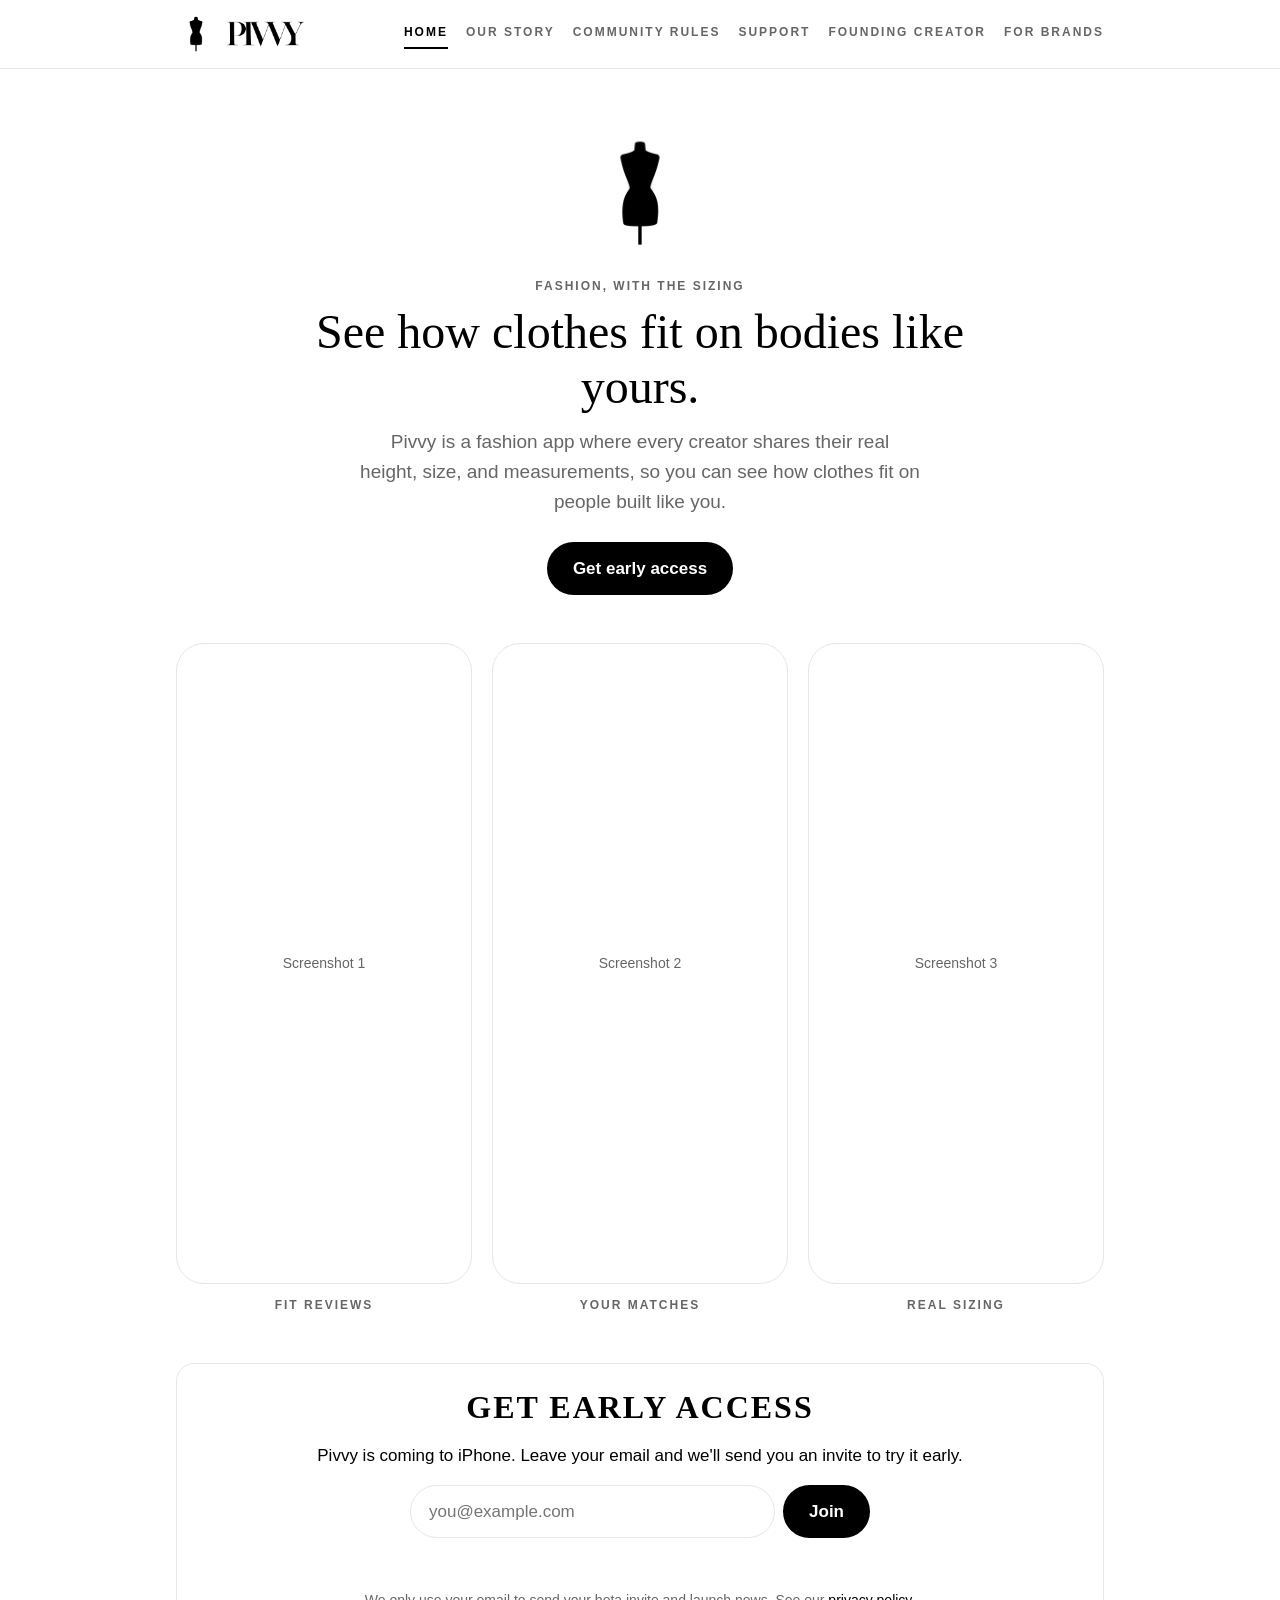
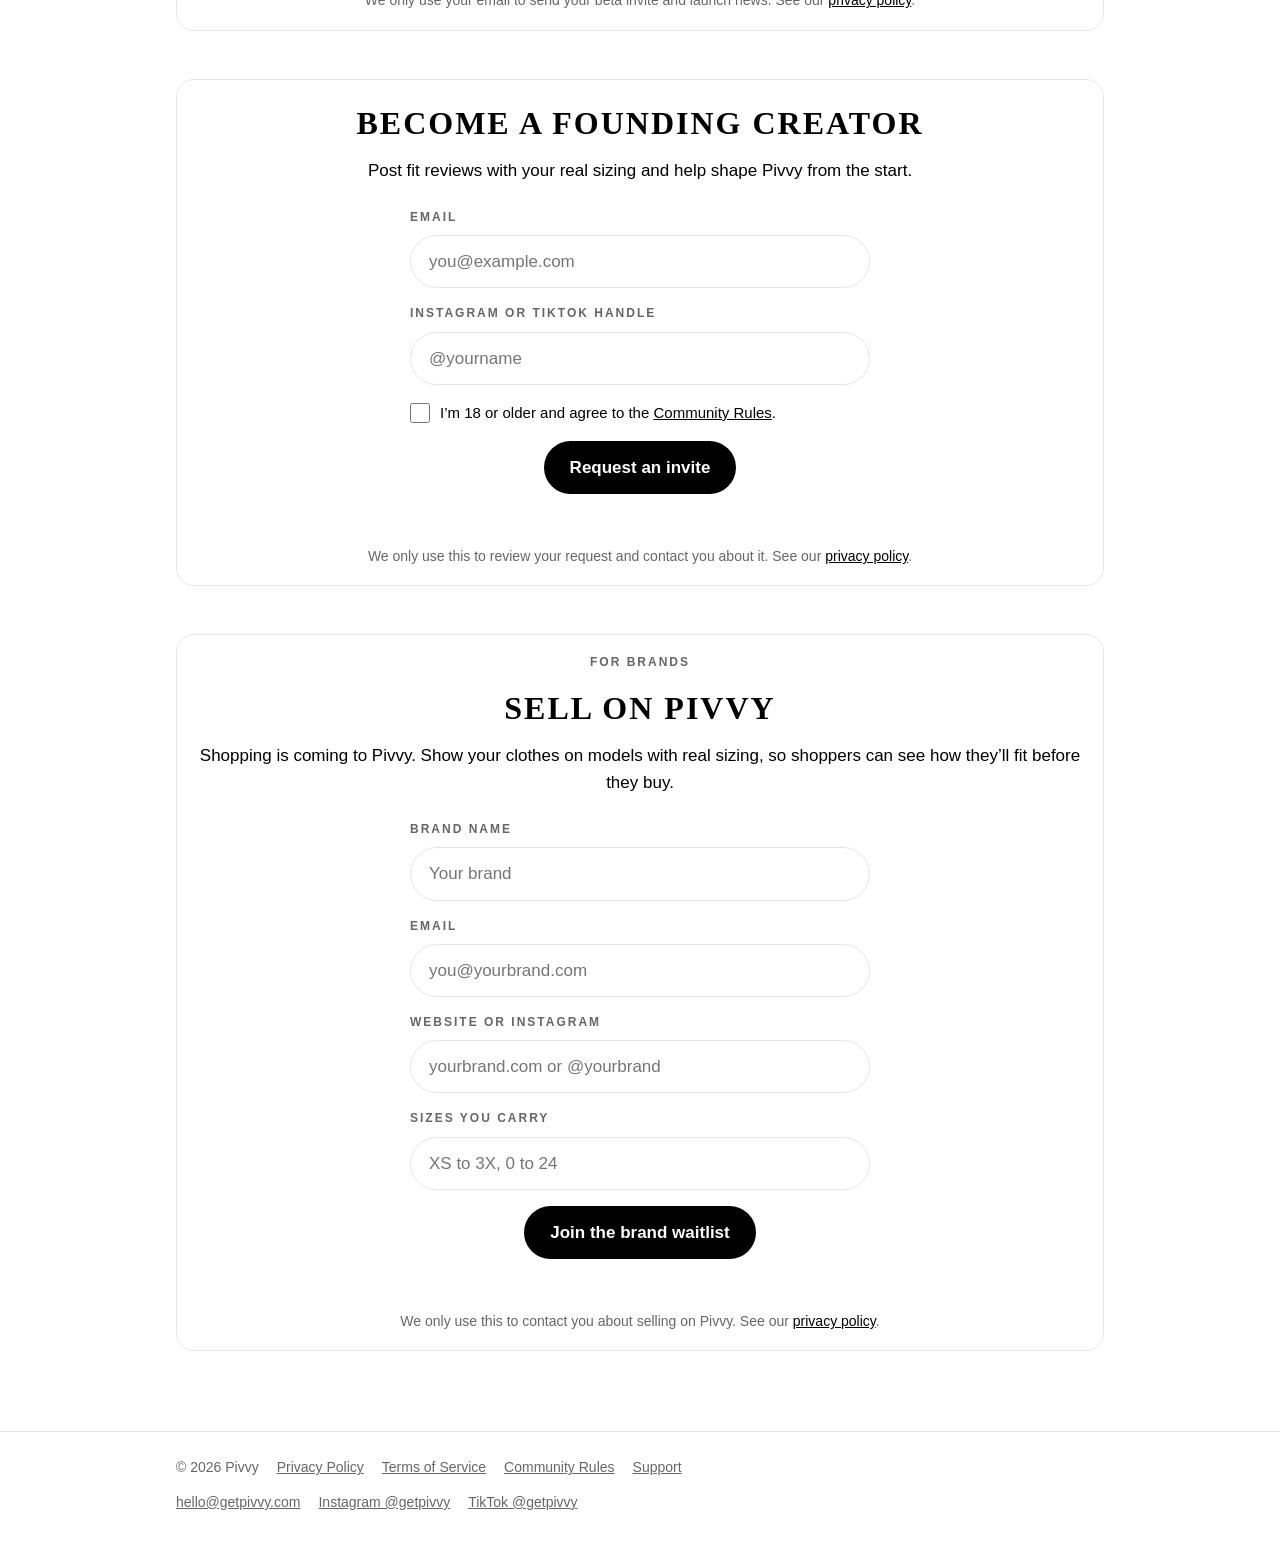
<file: index.html>
<!doctype html>
<html lang="en">
<head>
  <meta charset="utf-8">
  <meta name="viewport" content="width=device-width, initial-scale=1">
  <!-- Security: only Pivvy's own scripts run, and the forms only talk to Supabase. GitHub Pages
       can't send security headers, so these go in each page. -->
  <meta http-equiv="Content-Security-Policy" content="default-src 'self'; script-src 'self'; style-src 'self' https://fonts.googleapis.com; font-src https://fonts.gstatic.com; img-src 'self'; connect-src https://vcmgnqhxerrbdcdkpgfi.supabase.co; object-src 'none'; base-uri 'self'; form-action 'self'; upgrade-insecure-requests">
  <meta name="referrer" content="strict-origin-when-cross-origin">
  <title>Pivvy: clothing reviews with real sizing</title>
  <meta name="description" content="Pivvy is a photo and video app for clothing reviews where every creator shares their height, sizes, and measurements, so you can tell if clothes will fit you.">
  <link rel="icon" type="image/png" href="images/favicon.png?v=2">
  <link rel="apple-touch-icon" href="images/apple-touch-icon.png?v=2">
  <link rel="preconnect" href="https://fonts.googleapis.com">
  <link rel="preconnect" href="https://fonts.gstatic.com" crossorigin>
  <link href="https://fonts.googleapis.com/css2?family=Playfair+Display:wght@400&display=swap" rel="stylesheet">
  <link rel="stylesheet" href="style.css?v=3">
</head>
<body>
  <header>
    <div class="wrap">
      <a class="brand" href="index.html" aria-label="Pivvy home">
        <img src="images/logo.png?v=2" alt="">
        <img class="wordmark" src="images/pivvy-wordmark-black.png?v=1" alt="">
      </a>
      <nav>
        <a href="index.html" aria-current="page">Home</a>
        <a href="story.html">Our Story</a>
        <a href="rules.html">Community Rules</a>
        <a href="support.html">Support</a>
        <a href="#creators">Founding Creator</a>
        <a href="#brands">For Brands</a>
      </nav>
    </div>
  </header>
  <main>
    <div class="wrap">
      <section class="hero">
        <img class="hero-logo" src="images/logo.png?v=2" alt="The Pivvy logo, a dress form">
        <p class="label">Fashion, with the sizing</p>
        <h1>See how clothes fit on bodies like yours.</h1>
        <p class="lede">Pivvy is a fashion app where every creator shares their real height, size, and measurements, so you can see how clothes fit on people built like you.</p>
        <a class="button" href="#beta">Get early access</a>
      </section>

      <!-- The three app screenshots. To add one, put the picture in the images folder as
           screen-1.png, screen-2.png, or screen-3.png, and replace its placeholder div with:
           <img src="images/screen-1.png" alt="(what the screenshot shows)"> -->
      <section class="shots" aria-label="Pivvy app screenshots">
        <figure class="shot">
          <div class="placeholder">Screenshot 1</div>
          <figcaption>Fit reviews</figcaption>
        </figure>
        <figure class="shot">
          <div class="placeholder">Screenshot 2</div>
          <figcaption>Your matches</figcaption>
        </figure>
        <figure class="shot">
          <div class="placeholder">Screenshot 3</div>
          <figcaption>Real sizing</figcaption>
        </figure>
      </section>


      <section class="beta card" id="beta">
        <h2 class="serif">Get early access</h2>
        <p>Pivvy is coming to iPhone. Leave your email and we'll send you an invite to try it early.</p>
        <form id="beta-form" novalidate>
          <label class="label hidden-label" for="beta-email">Email</label>
          <input id="beta-email" type="email" name="email" placeholder="you@example.com" autocomplete="email" required maxlength="254">
          <div class="trap" aria-hidden="true"><label>Leave this empty <input type="text" name="company" tabindex="-1" autocomplete="off"></label></div>
          <button class="button" type="submit">Join</button>
        </form>
        <p class="message" id="beta-message" role="status"></p>
        <p class="note">We only use your email to send your beta invite and launch news. See our <a href="https://fittap.github.io/privacy/">privacy policy</a>.</p>
      </section>

      <section class="beta card" id="creators">
        <h2 class="serif">Become a Founding Creator</h2>
        <p>Post fit reviews with your real sizing and help shape Pivvy from the start.</p>
        <form id="creator-form" class="stack" novalidate>
          <label class="label" for="creator-email">Email</label>
          <input id="creator-email" type="email" name="email" placeholder="you@example.com" autocomplete="email" required maxlength="254">
          <label class="label" for="creator-handle">Instagram or TikTok handle</label>
          <input id="creator-handle" type="text" name="handle" placeholder="@yourname" autocomplete="off" autocapitalize="none" spellcheck="false" required maxlength="60">
          <label class="check">
            <input id="creator-agree" type="checkbox" name="agree" required>
            <span>I’m 18 or older and agree to the <a href="rules.html">Community Rules</a>.</span>
          </label>
          <div class="trap" aria-hidden="true"><label>Leave this empty <input type="text" name="company" tabindex="-1" autocomplete="off"></label></div>
          <button class="button" type="submit">Request an invite</button>
        </form>
        <p class="message" id="creator-message" role="status"></p>
        <p class="note">We only use this to review your request and contact you about it. See our <a href="https://fittap.github.io/privacy/">privacy policy</a>.</p>
      </section>

      <section class="beta card" id="brands">
        <p class="label">For Brands</p>
        <h2 class="serif">Sell on Pivvy</h2>
        <p>Shopping is coming to Pivvy. Show your clothes on models with real sizing, so shoppers can see how they’ll fit before they buy.</p>
        <form id="brand-form" class="stack" novalidate>
          <label class="label" for="brand-name">Brand name</label>
          <input id="brand-name" type="text" name="brand" placeholder="Your brand" autocomplete="organization" required maxlength="100">
          <label class="label" for="brand-email">Email</label>
          <input id="brand-email" type="email" name="email" placeholder="you@yourbrand.com" autocomplete="email" required maxlength="254">
          <label class="label" for="brand-website">Website or Instagram</label>
          <input id="brand-website" type="text" name="website" placeholder="yourbrand.com or @yourbrand" autocomplete="url" autocapitalize="none" spellcheck="false" required maxlength="200">
          <label class="label" for="brand-sizes">Sizes you carry</label>
          <input id="brand-sizes" type="text" name="sizes" placeholder="XS to 3X, 0 to 24" autocomplete="off" required maxlength="200">
          <div class="trap" aria-hidden="true"><label>Leave this empty <input type="text" name="company" tabindex="-1" autocomplete="off"></label></div>
          <button class="button" type="submit">Join the brand waitlist</button>
        </form>
        <p class="message" id="brand-message" role="status"></p>
        <p class="note">We only use this to contact you about selling on Pivvy. See our <a href="https://fittap.github.io/privacy/">privacy policy</a>.</p>
      </section>
    </div>
  </main>

  <script src="forms.js"></script>
  <footer>
    <div class="wrap">
      <div class="links">
        <span>© 2026 Pivvy</span>
        <a href="https://fittap.github.io/privacy/">Privacy Policy</a>
        <a href="terms.html">Terms of Service</a>
        <a href="rules.html">Community Rules</a>
        <a href="support.html">Support</a>
      </div>
      <div class="links">
        <a href="mailto:hello@getpivvy.com">hello@getpivvy.com</a>
        <a href="https://www.instagram.com/getpivvy/">Instagram @getpivvy</a>
        <a href="https://www.tiktok.com/@getpivvy">TikTok @getpivvy</a>
      </div>
    </div>
  </footer>
</body>
</html>
</file>
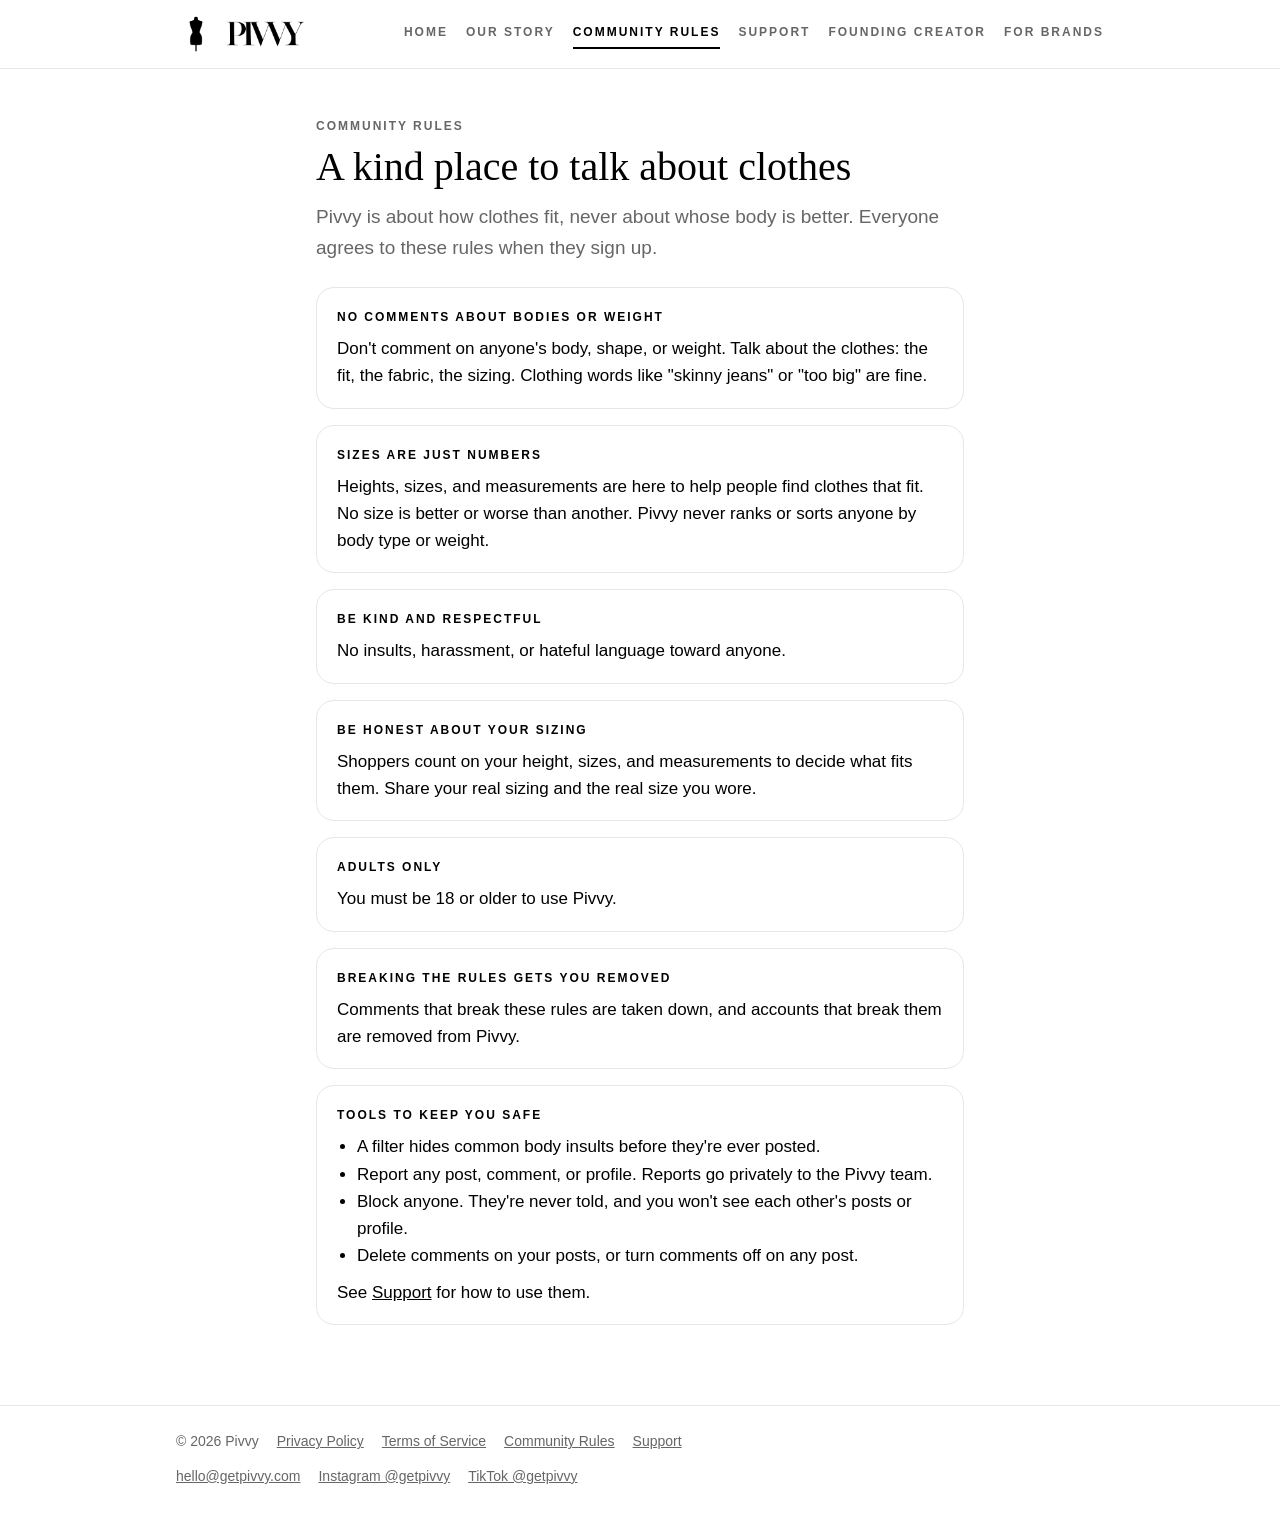
<file: rules.html>
<!doctype html>
<html lang="en">
<head>
  <meta charset="utf-8">
  <meta name="viewport" content="width=device-width, initial-scale=1">
  <!-- Security: only Pivvy's own scripts run, and the forms only talk to Supabase. GitHub Pages
       can't send security headers, so these go in each page. -->
  <meta http-equiv="Content-Security-Policy" content="default-src 'self'; script-src 'self'; style-src 'self' https://fonts.googleapis.com; font-src https://fonts.gstatic.com; img-src 'self'; connect-src https://vcmgnqhxerrbdcdkpgfi.supabase.co; object-src 'none'; base-uri 'self'; form-action 'self'; upgrade-insecure-requests">
  <meta name="referrer" content="strict-origin-when-cross-origin">
  <title>Community Rules · Pivvy</title>
  <meta name="description" content="The Pivvy community rules: no comments about bodies or weight, sizes are just numbers, and be kind.">
  <link rel="icon" type="image/png" href="images/favicon.png?v=2">
  <link rel="apple-touch-icon" href="images/apple-touch-icon.png?v=2">
  <link rel="preconnect" href="https://fonts.googleapis.com">
  <link rel="preconnect" href="https://fonts.gstatic.com" crossorigin>
  <link href="https://fonts.googleapis.com/css2?family=Playfair+Display:wght@400&display=swap" rel="stylesheet">
  <link rel="stylesheet" href="style.css?v=3">
</head>
<body>
  <header>
    <div class="wrap">
      <a class="brand" href="index.html" aria-label="Pivvy home">
        <img src="images/logo.png?v=2" alt="">
        <img class="wordmark" src="images/pivvy-wordmark-black.png?v=1" alt="">
      </a>
      <nav>
        <a href="index.html">Home</a>
        <a href="story.html">Our Story</a>
        <a href="rules.html" aria-current="page">Community Rules</a>
        <a href="support.html">Support</a>
        <a href="index.html#creators">Founding Creator</a>
        <a href="index.html#brands">For Brands</a>
      </nav>
    </div>
  </header>
  <main>
    <div class="wrap narrow">
      <p class="label">Community Rules</p>
      <h1>A kind place to talk about clothes</h1>
      <p class="lede">Pivvy is about how clothes fit, never about whose body is better. Everyone agrees to these rules when they sign up.</p>

      <section class="card">
        <h2>No comments about bodies or weight</h2>
        <p>Don't comment on anyone's body, shape, or weight. Talk about the clothes: the fit, the fabric, the sizing. Clothing words like "skinny jeans" or "too big" are fine.</p>
      </section>
      <section class="card">
        <h2>Sizes are just numbers</h2>
        <p>Heights, sizes, and measurements are here to help people find clothes that fit. No size is better or worse than another. Pivvy never ranks or sorts anyone by body type or weight.</p>
      </section>
      <section class="card">
        <h2>Be kind and respectful</h2>
        <p>No insults, harassment, or hateful language toward anyone.</p>
      </section>
      <section class="card">
        <h2>Be honest about your sizing</h2>
        <p>Shoppers count on your height, sizes, and measurements to decide what fits them. Share your real sizing and the real size you wore.</p>
      </section>
      <section class="card">
        <h2>Adults only</h2>
        <p>You must be 18 or older to use Pivvy.</p>
      </section>
      <section class="card">
        <h2>Breaking the rules gets you removed</h2>
        <p>Comments that break these rules are taken down, and accounts that break them are removed from Pivvy.</p>
      </section>
      <section class="card">
        <h2>Tools to keep you safe</h2>
        <ul>
          <li>A filter hides common body insults before they're ever posted.</li>
          <li>Report any post, comment, or profile. Reports go privately to the Pivvy team.</li>
          <li>Block anyone. They're never told, and you won't see each other's posts or profile.</li>
          <li>Delete comments on your posts, or turn comments off on any post.</li>
        </ul>
        <p>See <a href="support.html">Support</a> for how to use them.</p>
      </section>
    </div>
  </main>
  <footer>
    <div class="wrap">
      <div class="links">
        <span>© 2026 Pivvy</span>
        <a href="https://fittap.github.io/privacy/">Privacy Policy</a>
        <a href="terms.html">Terms of Service</a>
        <a href="rules.html">Community Rules</a>
        <a href="support.html">Support</a>
      </div>
      <div class="links">
        <a href="mailto:hello@getpivvy.com">hello@getpivvy.com</a>
        <a href="https://www.instagram.com/getpivvy/">Instagram @getpivvy</a>
        <a href="https://www.tiktok.com/@getpivvy">TikTok @getpivvy</a>
      </div>
    </div>
  </footer>
</body>
</html>
</file>
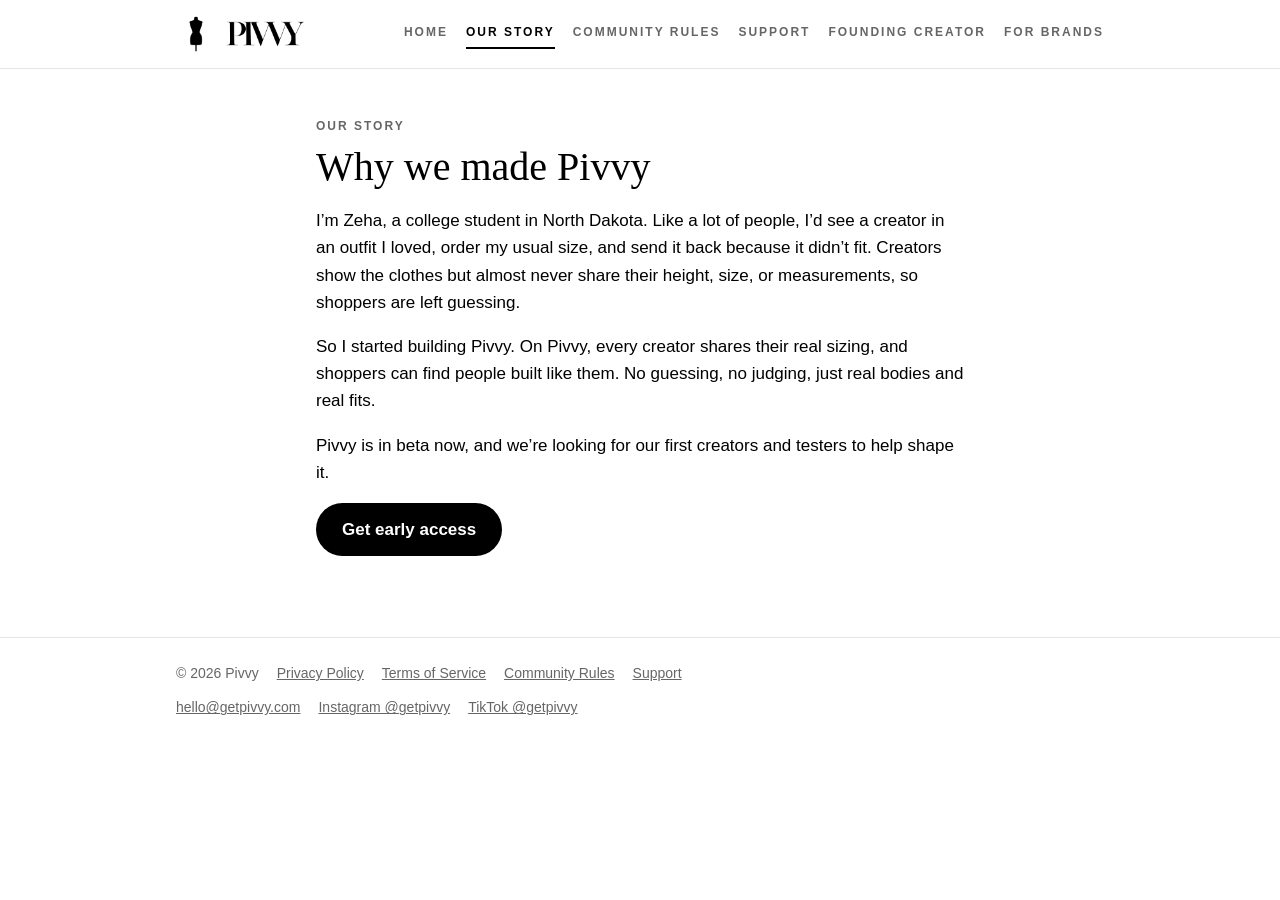
<file: story.html>
<!doctype html>
<html lang="en">
<head>
  <meta charset="utf-8">
  <meta name="viewport" content="width=device-width, initial-scale=1">
  <!-- Security: only Pivvy's own scripts run, and the forms only talk to Supabase. GitHub Pages
       can't send security headers, so these go in each page. -->
  <meta http-equiv="Content-Security-Policy" content="default-src 'self'; script-src 'self'; style-src 'self' https://fonts.googleapis.com; font-src https://fonts.gstatic.com; img-src 'self'; connect-src https://vcmgnqhxerrbdcdkpgfi.supabase.co; object-src 'none'; base-uri 'self'; form-action 'self'; upgrade-insecure-requests">
  <meta name="referrer" content="strict-origin-when-cross-origin">
  <title>Our Story · Pivvy</title>
  <meta name="description" content="Why we made Pivvy.">
  <link rel="icon" type="image/png" href="images/favicon.png?v=2">
  <link rel="apple-touch-icon" href="images/apple-touch-icon.png?v=2">
  <link rel="preconnect" href="https://fonts.googleapis.com">
  <link rel="preconnect" href="https://fonts.gstatic.com" crossorigin>
  <link href="https://fonts.googleapis.com/css2?family=Playfair+Display:wght@400&display=swap" rel="stylesheet">
  <link rel="stylesheet" href="style.css?v=3">
</head>
<body>
  <header>
    <div class="wrap">
      <a class="brand" href="index.html" aria-label="Pivvy home">
        <img src="images/logo.png?v=2" alt="">
        <img class="wordmark" src="images/pivvy-wordmark-black.png?v=1" alt="">
      </a>
      <nav>
        <a href="index.html">Home</a>
        <a href="story.html" aria-current="page">Our Story</a>
        <a href="rules.html">Community Rules</a>
        <a href="support.html">Support</a>
        <a href="index.html#creators">Founding Creator</a>
        <a href="index.html#brands">For Brands</a>
      </nav>
    </div>
  </header>
  <main>
    <div class="wrap narrow">
      <p class="label">Our Story</p>
      <h1>Why we made Pivvy</h1>
      <p>I’m Zeha, a college student in North Dakota. Like a lot of people, I’d see a creator in an outfit I loved, order my usual size, and send it back because it didn’t fit. Creators show the clothes but almost never share their height, size, or measurements, so shoppers are left guessing.</p>
      <p>So I started building Pivvy. On Pivvy, every creator shares their real sizing, and shoppers can find people built like them. No guessing, no judging, just real bodies and real fits.</p>
      <p>Pivvy is in beta now, and we’re looking for our first creators and testers to help shape it.</p>
      <p><a class="button" href="index.html#beta">Get early access</a></p>
    </div>
  </main>
  <footer>
    <div class="wrap">
      <div class="links">
        <span>© 2026 Pivvy</span>
        <a href="https://fittap.github.io/privacy/">Privacy Policy</a>
        <a href="terms.html">Terms of Service</a>
        <a href="rules.html">Community Rules</a>
        <a href="support.html">Support</a>
      </div>
      <div class="links">
        <a href="mailto:hello@getpivvy.com">hello@getpivvy.com</a>
        <a href="https://www.instagram.com/getpivvy/">Instagram @getpivvy</a>
        <a href="https://www.tiktok.com/@getpivvy">TikTok @getpivvy</a>
      </div>
    </div>
  </footer>
</body>
</html>
</file>
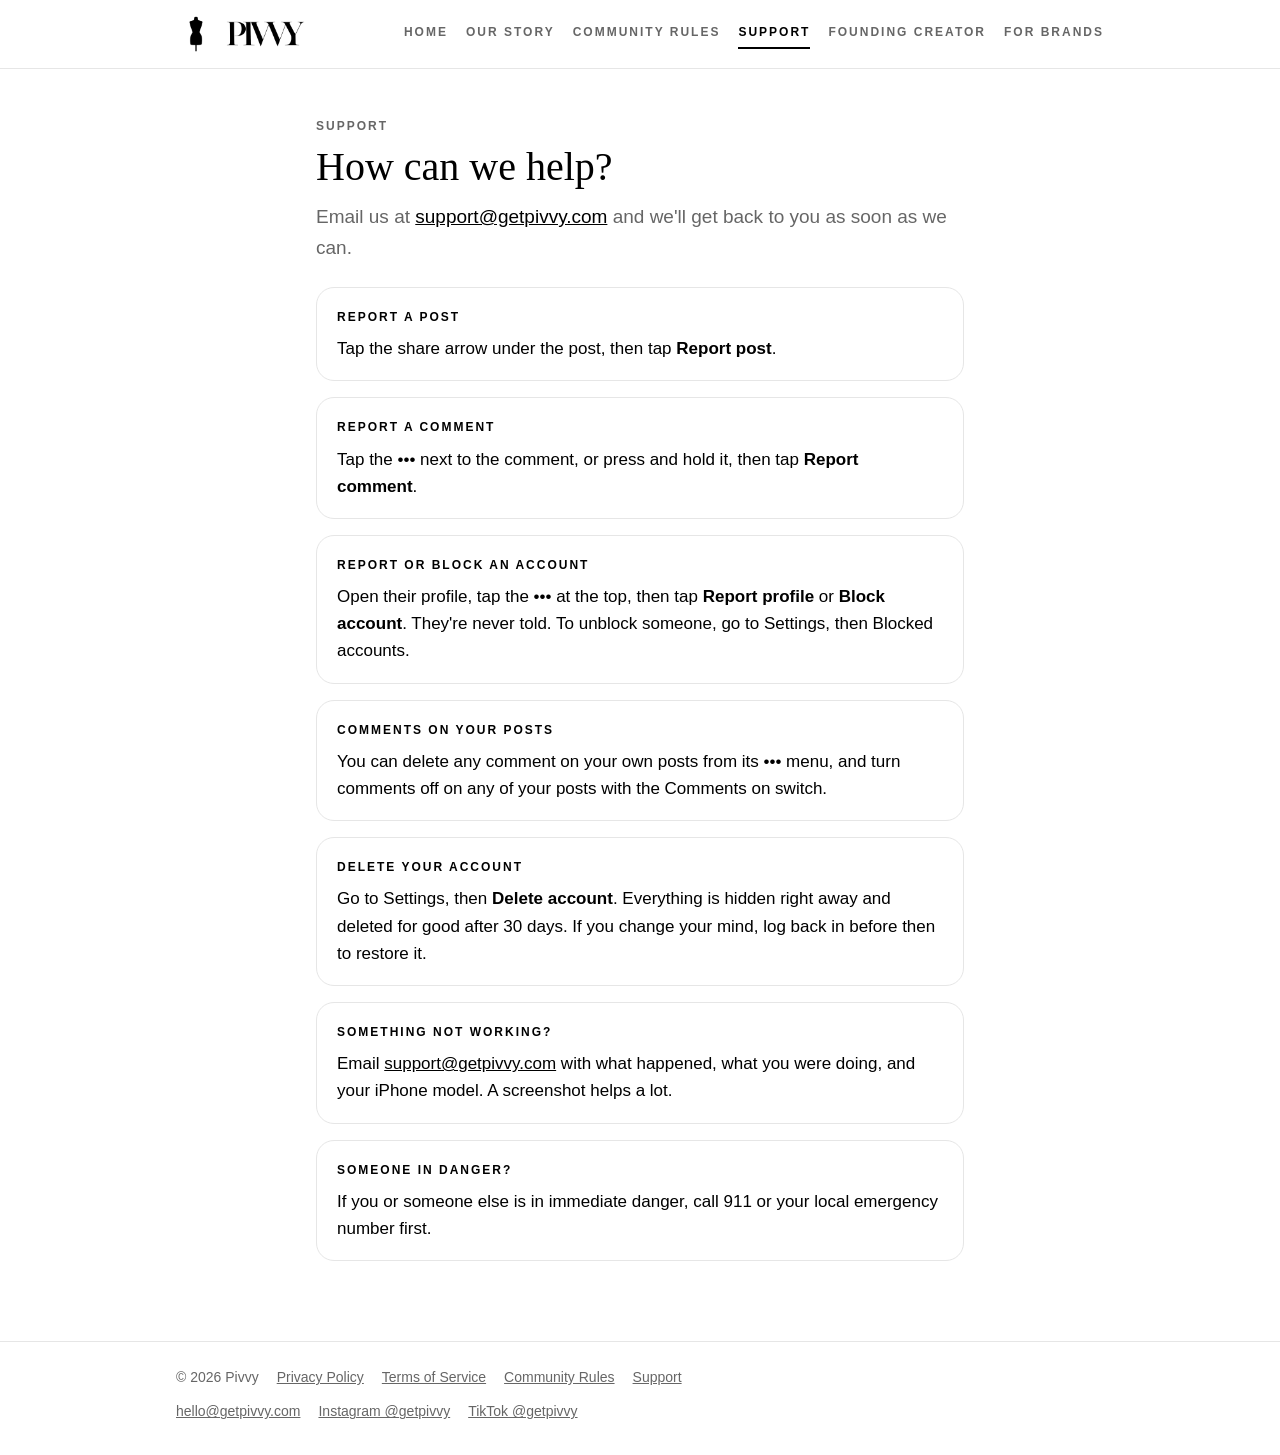
<file: support.html>
<!doctype html>
<html lang="en">
<head>
  <meta charset="utf-8">
  <meta name="viewport" content="width=device-width, initial-scale=1">
  <!-- Security: only Pivvy's own scripts run, and the forms only talk to Supabase. GitHub Pages
       can't send security headers, so these go in each page. -->
  <meta http-equiv="Content-Security-Policy" content="default-src 'self'; script-src 'self'; style-src 'self' https://fonts.googleapis.com; font-src https://fonts.gstatic.com; img-src 'self'; connect-src https://vcmgnqhxerrbdcdkpgfi.supabase.co; object-src 'none'; base-uri 'self'; form-action 'self'; upgrade-insecure-requests">
  <meta name="referrer" content="strict-origin-when-cross-origin">
  <title>Support · Pivvy</title>
  <meta name="description" content="Get help with Pivvy, report a problem, or contact us at support@getpivvy.com.">
  <link rel="icon" type="image/png" href="images/favicon.png?v=2">
  <link rel="apple-touch-icon" href="images/apple-touch-icon.png?v=2">
  <link rel="preconnect" href="https://fonts.googleapis.com">
  <link rel="preconnect" href="https://fonts.gstatic.com" crossorigin>
  <link href="https://fonts.googleapis.com/css2?family=Playfair+Display:wght@400&display=swap" rel="stylesheet">
  <link rel="stylesheet" href="style.css?v=3">
</head>
<body>
  <header>
    <div class="wrap">
      <a class="brand" href="index.html" aria-label="Pivvy home">
        <img src="images/logo.png?v=2" alt="">
        <img class="wordmark" src="images/pivvy-wordmark-black.png?v=1" alt="">
      </a>
      <nav>
        <a href="index.html">Home</a>
        <a href="story.html">Our Story</a>
        <a href="rules.html">Community Rules</a>
        <a href="support.html" aria-current="page">Support</a>
        <a href="index.html#creators">Founding Creator</a>
        <a href="index.html#brands">For Brands</a>
      </nav>
    </div>
  </header>
  <main>
    <div class="wrap narrow">
      <p class="label">Support</p>
      <h1>How can we help?</h1>
      <p class="lede">Email us at <a href="mailto:support@getpivvy.com">support@getpivvy.com</a> and we'll get back to you as soon as we can.</p>

      <section class="card">
        <h2>Report a post</h2>
        <p>Tap the share arrow under the post, then tap <strong>Report post</strong>.</p>
      </section>
      <section class="card">
        <h2>Report a comment</h2>
        <p>Tap the ••• next to the comment, or press and hold it, then tap <strong>Report comment</strong>.</p>
      </section>
      <section class="card">
        <h2>Report or block an account</h2>
        <p>Open their profile, tap the ••• at the top, then tap <strong>Report profile</strong> or <strong>Block account</strong>. They're never told. To unblock someone, go to Settings, then Blocked accounts.</p>
      </section>
      <section class="card">
        <h2>Comments on your posts</h2>
        <p>You can delete any comment on your own posts from its ••• menu, and turn comments off on any of your posts with the Comments on switch.</p>
      </section>
      <section class="card">
        <h2>Delete your account</h2>
        <p>Go to Settings, then <strong>Delete account</strong>. Everything is hidden right away and deleted for good after 30 days. If you change your mind, log back in before then to restore it.</p>
      </section>
      <section class="card">
        <h2>Something not working?</h2>
        <p>Email <a href="mailto:support@getpivvy.com">support@getpivvy.com</a> with what happened, what you were doing, and your iPhone model. A screenshot helps a lot.</p>
      </section>
      <section class="card">
        <h2>Someone in danger?</h2>
        <p>If you or someone else is in immediate danger, call 911 or your local emergency number first.</p>
      </section>
    </div>
  </main>
  <footer>
    <div class="wrap">
      <div class="links">
        <span>© 2026 Pivvy</span>
        <a href="https://fittap.github.io/privacy/">Privacy Policy</a>
        <a href="terms.html">Terms of Service</a>
        <a href="rules.html">Community Rules</a>
        <a href="support.html">Support</a>
      </div>
      <div class="links">
        <a href="mailto:hello@getpivvy.com">hello@getpivvy.com</a>
        <a href="https://www.instagram.com/getpivvy/">Instagram @getpivvy</a>
        <a href="https://www.tiktok.com/@getpivvy">TikTok @getpivvy</a>
      </div>
    </div>
  </footer>
</body>
</html>
</file>
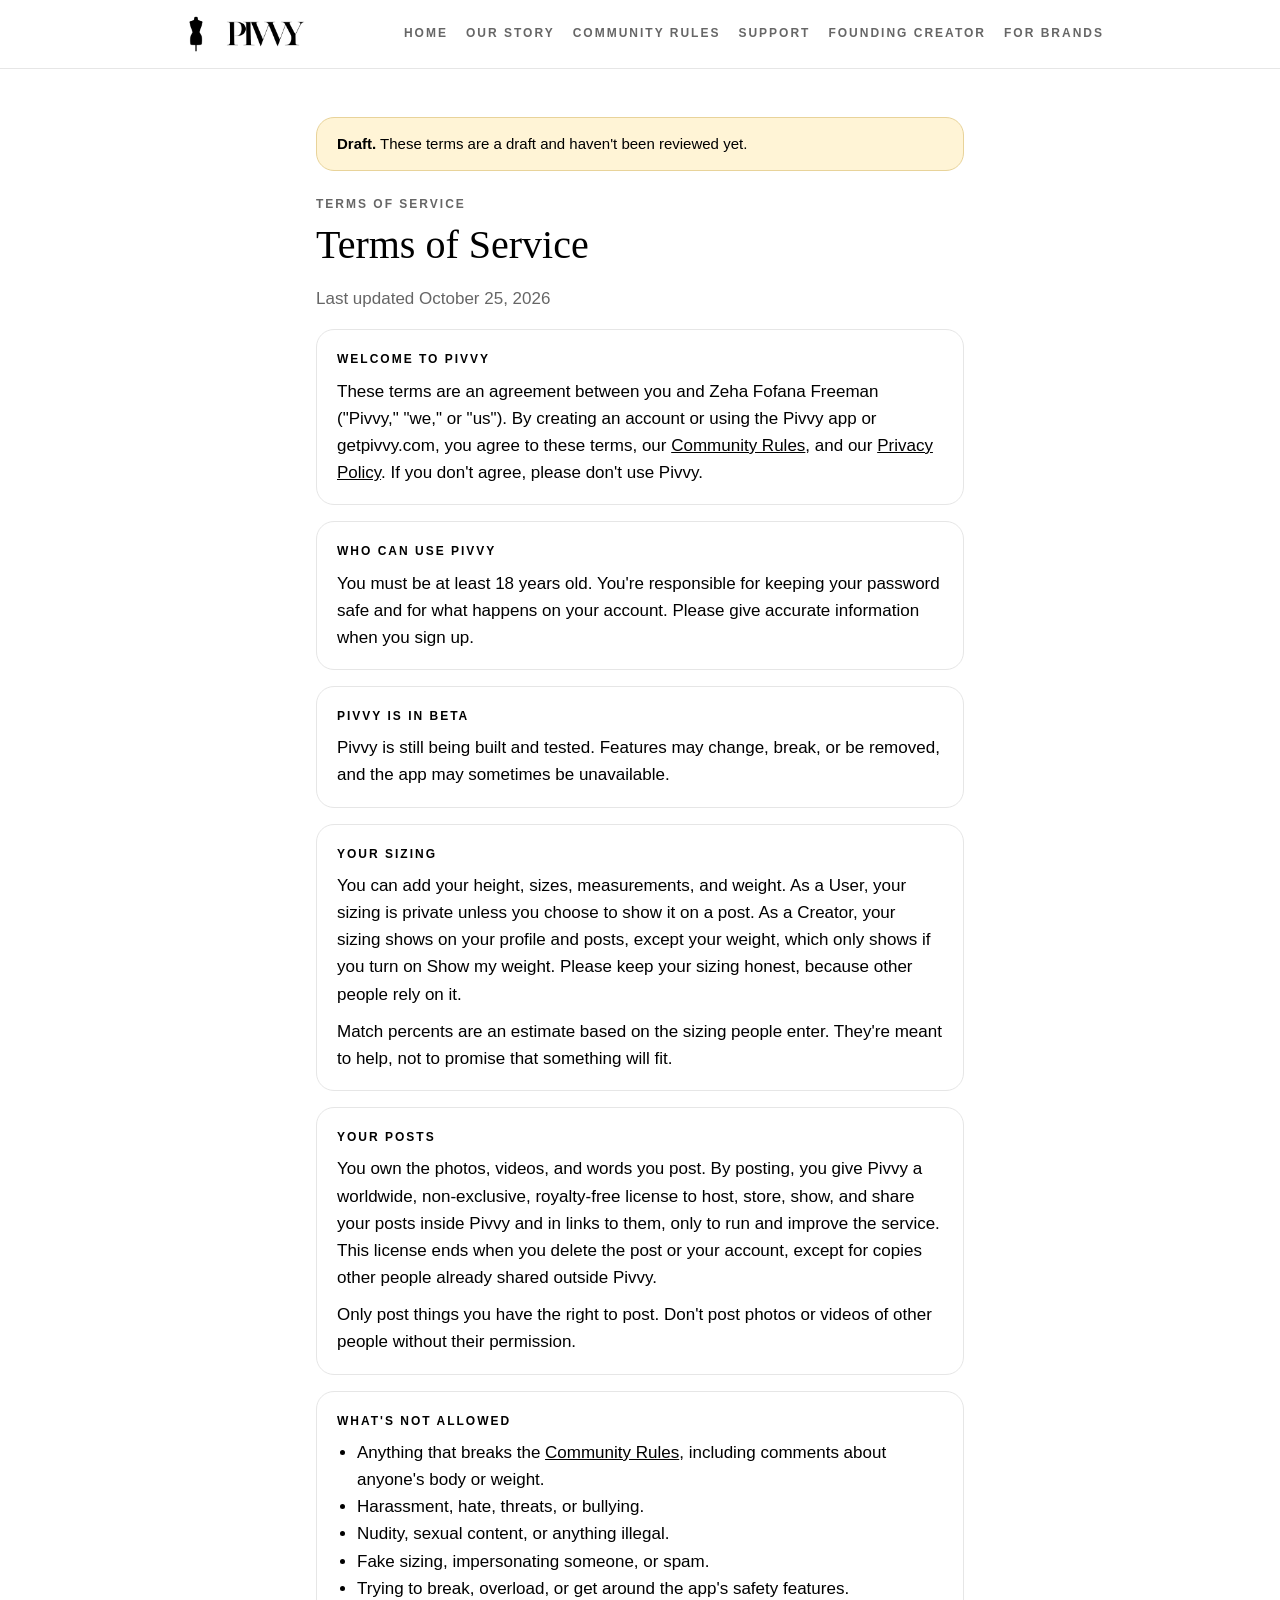
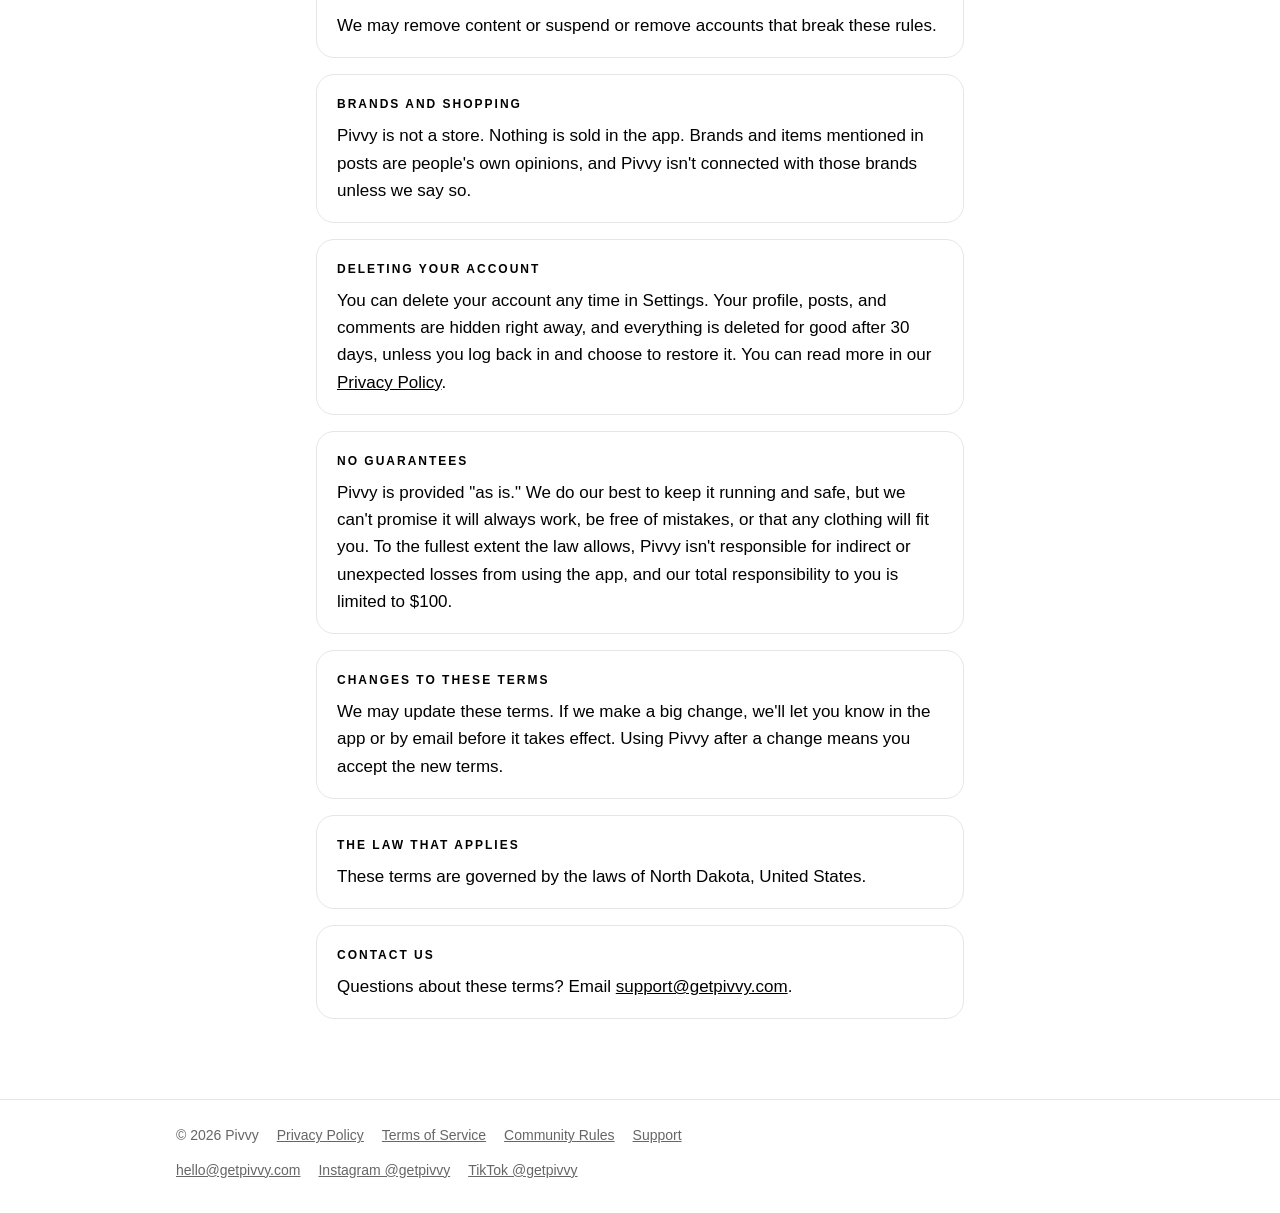
<file: terms.html>
<!doctype html>
<html lang="en">
<head>
  <meta charset="utf-8">
  <meta name="viewport" content="width=device-width, initial-scale=1">
  <!-- Security: only Pivvy's own scripts run, and the forms only talk to Supabase. GitHub Pages
       can't send security headers, so these go in each page. -->
  <meta http-equiv="Content-Security-Policy" content="default-src 'self'; script-src 'self'; style-src 'self' https://fonts.googleapis.com; font-src https://fonts.gstatic.com; img-src 'self'; connect-src https://vcmgnqhxerrbdcdkpgfi.supabase.co; object-src 'none'; base-uri 'self'; form-action 'self'; upgrade-insecure-requests">
  <meta name="referrer" content="strict-origin-when-cross-origin">
  <title>Terms of Service · Pivvy</title>
  <meta name="description" content="The Pivvy terms of service.">
  <link rel="icon" type="image/png" href="images/favicon.png?v=2">
  <link rel="apple-touch-icon" href="images/apple-touch-icon.png?v=2">
  <link rel="preconnect" href="https://fonts.googleapis.com">
  <link rel="preconnect" href="https://fonts.gstatic.com" crossorigin>
  <link href="https://fonts.googleapis.com/css2?family=Playfair+Display:wght@400&display=swap" rel="stylesheet">
  <link rel="stylesheet" href="style.css?v=3">
</head>
<body>
  <header>
    <div class="wrap">
      <a class="brand" href="index.html" aria-label="Pivvy home">
        <img src="images/logo.png?v=2" alt="">
        <img class="wordmark" src="images/pivvy-wordmark-black.png?v=1" alt="">
      </a>
      <nav>
        <a href="index.html">Home</a>
        <a href="story.html">Our Story</a>
        <a href="rules.html">Community Rules</a>
        <a href="support.html">Support</a>
        <a href="index.html#creators">Founding Creator</a>
        <a href="index.html#brands">For Brands</a>
      </nav>
    </div>
  </header>
  <main>
    <div class="wrap narrow">
      <!-- DRAFT: remove this box once a lawyer or someone you trust has reviewed these terms,
           and fill in anything still in square brackets. -->
      <div class="draft"><strong>Draft.</strong> These terms are a draft and haven't been reviewed yet.</div>

      <p class="label">Terms of Service</p>
      <h1>Terms of Service</h1>
      <p class="updated">Last updated October 25, 2026</p>

      <section class="card">
        <h2>Welcome to Pivvy</h2>
        <p>These terms are an agreement between you and Zeha Fofana Freeman ("Pivvy," "we," or "us"). By creating an account or using the Pivvy app or getpivvy.com, you agree to these terms, our <a href="rules.html">Community Rules</a>, and our <a href="https://fittap.github.io/privacy/">Privacy Policy</a>. If you don't agree, please don't use Pivvy.</p>
      </section>

      <section class="card">
        <h2>Who can use Pivvy</h2>
        <p>You must be at least 18 years old. You're responsible for keeping your password safe and for what happens on your account. Please give accurate information when you sign up.</p>
      </section>

      <section class="card">
        <h2>Pivvy is in beta</h2>
        <p>Pivvy is still being built and tested. Features may change, break, or be removed, and the app may sometimes be unavailable.</p>
      </section>

      <section class="card">
        <h2>Your sizing</h2>
        <p>You can add your height, sizes, measurements, and weight. As a User, your sizing is private unless you choose to show it on a post. As a Creator, your sizing shows on your profile and posts, except your weight, which only shows if you turn on Show my weight. Please keep your sizing honest, because other people rely on it.</p>
        <p>Match percents are an estimate based on the sizing people enter. They're meant to help, not to promise that something will fit.</p>
      </section>

      <section class="card">
        <h2>Your posts</h2>
        <p>You own the photos, videos, and words you post. By posting, you give Pivvy a worldwide, non-exclusive, royalty-free license to host, store, show, and share your posts inside Pivvy and in links to them, only to run and improve the service. This license ends when you delete the post or your account, except for copies other people already shared outside Pivvy.</p>
        <p>Only post things you have the right to post. Don't post photos or videos of other people without their permission.</p>
      </section>

      <section class="card">
        <h2>What's not allowed</h2>
        <ul>
          <li>Anything that breaks the <a href="rules.html">Community Rules</a>, including comments about anyone's body or weight.</li>
          <li>Harassment, hate, threats, or bullying.</li>
          <li>Nudity, sexual content, or anything illegal.</li>
          <li>Fake sizing, impersonating someone, or spam.</li>
          <li>Trying to break, overload, or get around the app's safety features.</li>
        </ul>
        <p>We may remove content or suspend or remove accounts that break these rules.</p>
      </section>

      <section class="card">
        <h2>Brands and shopping</h2>
        <p>Pivvy is not a store. Nothing is sold in the app. Brands and items mentioned in posts are people's own opinions, and Pivvy isn't connected with those brands unless we say so.</p>
      </section>

      <section class="card">
        <h2>Deleting your account</h2>
        <p>You can delete your account any time in Settings. Your profile, posts, and comments are hidden right away, and everything is deleted for good after 30 days, unless you log back in and choose to restore it. You can read more in our <a href="https://fittap.github.io/privacy/">Privacy Policy</a>.</p>
      </section>

      <section class="card">
        <h2>No guarantees</h2>
        <p>Pivvy is provided "as is." We do our best to keep it running and safe, but we can't promise it will always work, be free of mistakes, or that any clothing will fit you. To the fullest extent the law allows, Pivvy isn't responsible for indirect or unexpected losses from using the app, and our total responsibility to you is limited to $100.</p>
      </section>

      <section class="card">
        <h2>Changes to these terms</h2>
        <p>We may update these terms. If we make a big change, we'll let you know in the app or by email before it takes effect. Using Pivvy after a change means you accept the new terms.</p>
      </section>

      <section class="card">
        <h2>The law that applies</h2>
        <p>These terms are governed by the laws of North Dakota, United States.</p>
      </section>

      <section class="card">
        <h2>Contact us</h2>
        <p>Questions about these terms? Email <a href="mailto:support@getpivvy.com">support@getpivvy.com</a>.</p>
      </section>
    </div>
  </main>
  <footer>
    <div class="wrap">
      <div class="links">
        <span>© 2026 Pivvy</span>
        <a href="https://fittap.github.io/privacy/">Privacy Policy</a>
        <a href="terms.html">Terms of Service</a>
        <a href="rules.html">Community Rules</a>
        <a href="support.html">Support</a>
      </div>
      <div class="links">
        <a href="mailto:hello@getpivvy.com">hello@getpivvy.com</a>
        <a href="https://www.instagram.com/getpivvy/">Instagram @getpivvy</a>
        <a href="https://www.tiktok.com/@getpivvy">TikTok @getpivvy</a>
      </div>
    </div>
  </footer>
</body>
</html>
</file>
<file: style.css>
/* The Pivvy website. Same look as the app (mobile/src/lib/theme.ts): white and black, with neutral
   grays (no brown or warm tint), soft rounded cards, the PIVVY logo picture at the top, Playfair
   Display for headings, the iPhone's own clean sans serif (like the app) for body text, menu links, and buttons,
   and small letter-spaced capital labels. */

:root {
  /* Every color on the site, in one place. */
  --bg: #FFFFFF;
  --card: #FFFFFF;
  --text: #000000;
  --muted: #666666;
  --border: #E6E6E6;
  --accent: #000000;
  --error: #A23B3B;
  --serif: "Playfair Display", Georgia, serif;
}

* { box-sizing: border-box; }

html { -webkit-text-size-adjust: 100%; scroll-behavior: smooth; }

body {
  margin: 0;
  background: var(--bg);
  color: var(--text);
  font: 17px/1.6 -apple-system, BlinkMacSystemFont, "Segoe UI", Roboto, Helvetica, Arial, sans-serif;
}

a { color: var(--text); }

.wrap { max-width: 960px; margin: 0 auto; padding: 0 16px; }
.narrow { max-width: 680px; }

/* Header: the logo and wordmark on the left, the pages on the right. */
header { border-bottom: 1px solid var(--border); }
header .wrap { display: flex; align-items: center; justify-content: space-between; flex-wrap: wrap; gap: 8px 24px; padding-top: 14px; padding-bottom: 14px; }
.brand { display: flex; align-items: center; gap: 10px; text-decoration: none; }
.brand img { width: 40px; height: 40px; border-radius: 10px; display: block; }
nav { display: flex; flex-wrap: wrap; gap: 4px 18px; }
nav a { font-size: 12px; font-weight: 600; letter-spacing: 2px; text-transform: uppercase; text-decoration: none; color: var(--muted); padding: 4px 0; }
nav a:hover, nav a[aria-current="page"] { color: var(--text); }
nav a[aria-current="page"] { border-bottom: 2px solid var(--text); }

/* The official PIVVY logo (images/pivvy-wordmark-black.png, the same picture as the app's; there's a
   white one, pivvy-wordmark-white.png, for dark backgrounds), next to the dress form icon. */
.brand img.wordmark { width: auto; height: 26px; border-radius: 0; }

h1, h2.serif { font-family: var(--serif); font-weight: 400; }
h1 { font-size: 40px; line-height: 1.15; margin: 0 0 12px; }
.label { font-size: 12px; font-weight: 600; letter-spacing: 2px; text-transform: uppercase; color: var(--muted); margin: 0 0 8px; }
.lede { font-size: 19px; color: var(--muted); margin: 0 0 24px; }

main { padding: 48px 0 64px; }

/* Cards and pill buttons. */
.card { background: var(--card); border: 1px solid var(--border); border-radius: 18px; padding: 18px 20px; margin: 0 0 16px; }
.card h2 { font-size: 12px; font-weight: 600; letter-spacing: 2px; text-transform: uppercase; margin: 2px 0 8px; }
.card p { margin: 0 0 10px; }
.card p:last-child, .card ul:last-child { margin-bottom: 0; }
.card ul { margin: 0 0 10px; padding-left: 20px; }

.button { display: inline-block; background: var(--accent); color: #FFFFFF; border: 0; border-radius: 999px;
          padding: 13px 26px; font: inherit; font-weight: 600; text-decoration: none; cursor: pointer; }
.button:disabled { opacity: 0.6; cursor: default; }

/* Home: the big intro. */
.hero { text-align: center; padding-top: 16px; }
.hero h1 { font-size: 48px; max-width: 720px; margin-left: auto; margin-right: auto; }
.hero .lede { max-width: 560px; margin-left: auto; margin-right: auto; }
/* Leave a little room above a card the links scroll to. */
.beta { scroll-margin-top: 24px; }
.hero-logo { width: 120px; height: 120px; border-radius: 28px; display: block; margin: 0 auto 24px; }

/* Home: three phone screenshots side by side (stacked on small screens). */
.shots { display: grid; grid-template-columns: repeat(3, 1fr); gap: 20px; margin: 48px 0; }
.shot { margin: 0; text-align: center; }
.shot img, .shot .placeholder { width: 100%; aspect-ratio: 9 / 19.5; border-radius: 28px; border: 1px solid var(--border); display: block; object-fit: cover; background: var(--card); }
.shot .placeholder { display: flex; align-items: center; justify-content: center; color: var(--muted); font-size: 14px; padding: 16px; }
.shot figcaption { font-size: 12px; font-weight: 600; letter-spacing: 2px; text-transform: uppercase; color: var(--muted); margin-top: 12px; }

.steps { display: grid; grid-template-columns: repeat(3, 1fr); gap: 16px; }
.steps .card { margin: 0; }

/* Home: Get early access. */
.beta { text-align: center; margin-top: 48px; }
.beta h2 { font-size: 32px; margin: 0 0 8px; }
.beta form { display: flex; gap: 8px; max-width: 460px; margin: 16px auto 0; }
.beta input { flex: 1; min-width: 0; font: inherit; color: var(--text); background: var(--bg); border: 1px solid var(--border);
              border-radius: 999px; padding: 12px 18px; }
.beta input:focus { outline: 2px solid var(--text); outline-offset: 1px; }
.beta .note { font-size: 14px; color: var(--muted); margin: 12px 0 0; }
.beta .message { min-height: 1.6em; margin: 12px 0 0; font-weight: 600; }
.beta .message.error { color: var(--error); }

/* Labels only screen readers read, and the hidden box only bots fill in. */
.hidden-label { position: absolute; left: -9999px; }
.updated { color: var(--muted); }
.trap { position: absolute; left: -9999px; width: 1px; height: 1px; overflow: hidden; }

/* Home: Become a Founding Creator (the same card, with the fields stacked). */
.beta form.stack { flex-direction: column; text-align: left; }
.beta form.stack .label { margin: 8px 0 0; }
.beta form.stack .button { align-self: center; margin-top: 8px; }
.beta .check { display: flex; gap: 10px; align-items: flex-start; margin-top: 8px; font-size: 15px; cursor: pointer; }
.beta .check input { flex: none; width: 20px; height: 20px; margin: 2px 0 0; padding: 0; accent-color: var(--accent); }

.draft { background: #FFF4D6; border: 1px solid #E8D39A; border-radius: 18px; padding: 14px 20px; margin: 0 0 24px; font-size: 15px; }

/* Footer. */
footer { border-top: 1px solid var(--border); color: var(--muted); font-size: 14px; }
footer .wrap { display: flex; flex-wrap: wrap; justify-content: space-between; gap: 12px 24px; padding-top: 24px; padding-bottom: 32px; }
footer a { color: var(--muted); }
footer .links { display: flex; flex-wrap: wrap; gap: 6px 18px; }

@media (max-width: 700px) {
  h1 { font-size: 34px; }
  .hero h1 { font-size: 38px; }
  .shots { grid-template-columns: 1fr; max-width: 300px; margin-left: auto; margin-right: auto; }
  .steps { grid-template-columns: 1fr; }
  .beta form { flex-direction: column; }
  main { padding: 32px 0 48px; }
}
</file>
